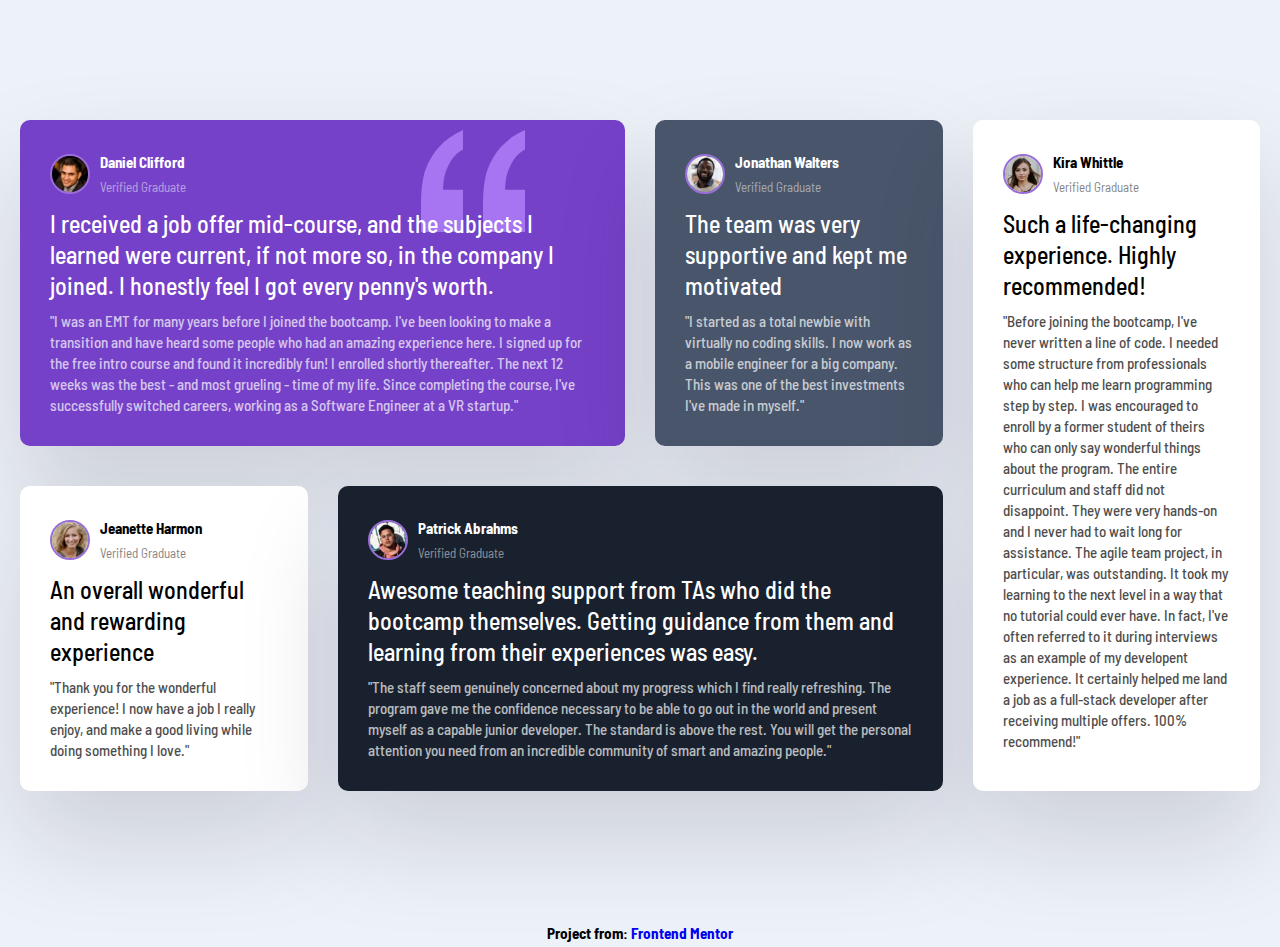
<file: project/index.html>
<!DOCTYPE html>
<html lang="en">
  <head>
    <meta charset="UTF-8" />
    <meta http-equiv="X-UA-Compatible" content="IE=edge" />
    <meta name="viewport" content="width=device-width, initial-scale=1.0" />
    <!-- link -->
    <link rel="stylesheet" href="/project/style/style.css" />
    <!-- google fonts -->
    <link
      href="https://fonts.googleapis.com/css2?family=Barlow+Semi+Condensed:wght@100;200;300;400;500;600;700;800;900&display=swap"
      rel="stylesheet"
    />
    <title>Testimonial</title>
  </head>
  <body>
    <!-- testimonials -->
    <div class="testimonials">
      <div class="card card--bg-purple">
        <header class="card__header">
          <img
            src="/project/images/image-daniel.jpg"
            alt="image"
            class="card__img"
          />
          <div>
            <h3>Daniel Clifford</h3>
            <p>Verified Graduate</p>
          </div>
        </header>
        <p class="card__lead">
          I received a job offer mid-course, and the subjects I learned were
          current, if not more so, in the company I joined. I honestly feel I
          got every penny's worth.
        </p>
        <p class="card__quote">
          "I was an EMT for many years before I joined the bootcamp. I've been
          looking to make a transition and have heard some people who had an
          amazing experience here. I signed up for the free intro course and
          found it incredibly fun! I enrolled shortly thereafter. The next 12
          weeks was the best - and most grueling - time of my life. Since
          completing the course, I've successfully switched careers, working as
          a Software Engineer at a VR startup."
        </p>
      </div>

      <div class="card card--bg-gray-blue">
        <header class="card__header">
          <img src="images/image-jonathan.jpg" class="card__img" alt="" />
          <div>
            <h3>Jonathan Walters</h3>
            <p>Verified Graduate</p>
          </div>
        </header>
        <p class="card__lead">
          The team was very supportive and kept me motivated
        </p>
        <p class="card__quote">
          "I started as a total newbie with virtually no coding skills. I now
          work as a mobile engineer for a big company. This was one of the best
          investments I've made in myself."
        </p>
      </div>

      <div class="card">
        <header class="card__header">
          <img src="images/image-jeanette.jpg" class="card__img" alt="" />
          <div>
            <h3>Jeanette Harmon</h3>
            <p>Verified Graduate</p>
          </div>
        </header>
        <p class="card__lead">An overall wonderful and rewarding experience</p>
        <p class="card__quote">
          "Thank you for the wonderful experience! I now have a job I really
          enjoy, and make a good living while doing something I love."
        </p>
      </div>

      <div class="card card--bg-black-blue">
        <header class="card__header">
          <img src="images/image-patrick.jpg" class="card__img" alt="" />
          <div>
            <h3>Patrick Abrahms</h3>
            <p>Verified Graduate</p>
          </div>
        </header>
        <p class="card__lead">
          Awesome teaching support from TAs who did the bootcamp themselves.
          Getting guidance from them and learning from their experiences was
          easy.
        </p>
        <p class="card__quote">
          "The staff seem genuinely concerned about my progress which I find
          really refreshing. The program gave me the confidence necessary to be
          able to go out in the world and present myself as a capable junior
          developer. The standard is above the rest. You will get the personal
          attention you need from an incredible community of smart and amazing
          people."
        </p>
      </div>

      <div class="card">
        <header class="card__header">
          <img src="images/image-kira.jpg" class="card__img" alt="" />
          <div>
            <h3>Kira Whittle</h3>
            <p>Verified Graduate</p>
          </div>
        </header>
        <p class="card__lead">
          Such a life-changing experience. Highly recommended!
        </p>
        <p class="card__quote">
          "Before joining the bootcamp, I've never written a line of code. I
          needed some structure from professionals who can help me learn
          programming step by step. I was encouraged to enroll by a former
          student of theirs who can only say wonderful things about the program.
          The entire curriculum and staff did not disappoint. They were very
          hands-on and I never had to wait long for assistance. The agile team
          project, in particular, was outstanding. It took my learning to the
          next level in a way that no tutorial could ever have. In fact, I've
          often referred to it during interviews as an example of my developent
          experience. It certainly helped me land a job as a full-stack
          developer after receiving multiple offers. 100% recommend!"
        </p>
      </div>
    </div>

    <!-- footer -->
    <footer>
      <h3>
        Project from:
        <a
          href="https://www.frontendmentor.io/challenges/testimonials-grid-section-Nnw6J7Un7"
          >Frontend Mentor</a
        >
      </h3>
    </footer>
  </body>
</html>
</file>
<file: project/style/style.css>
* {
  -webkit-box-sizing: border-box;
          box-sizing: border-box;
  margin: 0;
  padding: 0;
}

body {
  background: #edf2f8;
  font-size: 13px;
  font-family: "Barlow Semi Condensed", sans-serif;
  line-height: 1.7;
}

a {
  text-decoration: none;
}

.testimonials {
  max-width: 1440px;
  margin: 100px auto;
  padding: 20px;
  display: -ms-grid;
  display: grid;
  -ms-grid-columns: (1fr)[4];
      grid-template-columns: repeat(4, 1fr);
  gap: 30px;
}

@media (max-width: 768px) {
  .testimonials {
    -ms-grid-columns: 1fr;
        grid-template-columns: 1fr;
  }
}

.testimonials .card {
  background: #fff;
  border-radius: 10px;
  -webkit-box-shadow: 0px 48px 100px 0px rgba(17, 12, 46, 0.15);
          box-shadow: 0px 48px 100px 0px rgba(17, 12, 46, 0.15);
  margin-bottom: 10px;
  padding: 30px;
}

.testimonials .card:nth-of-type(1) {
  -ms-grid-column: 1;
  -ms-grid-column-span: 2;
  grid-column: 1 / 3;
}

@media (max-width: 768px) {
  .testimonials .card:nth-of-type(1) {
    -ms-grid-column: 1;
    grid-column: 1;
  }
}

.testimonials .card:nth-of-type(4) {
  -ms-grid-column: 2;
  -ms-grid-column-span: 2;
  grid-column: 2 / 4;
  -ms-grid-row: 2;
  grid-row: 2;
}

@media (max-width: 768px) {
  .testimonials .card:nth-of-type(4) {
    -ms-grid-column: 1;
    grid-column: 1;
    -ms-grid-row: 4;
    grid-row: 4;
  }
}

.testimonials .card:nth-of-type(5) {
  -ms-grid-column: 4;
  grid-column: 4;
  -ms-grid-row: 1;
  -ms-grid-row-span: 2;
  grid-row: 1 / 3;
}

@media (max-width: 768px) {
  .testimonials .card:nth-of-type(5) {
    -ms-grid-column: 1;
    grid-column: 1;
    -ms-grid-row: 5;
    grid-row: 5;
  }
}

.testimonials .card__header {
  display: -webkit-box;
  display: -ms-flexbox;
  display: flex;
  -webkit-box-align: center;
      -ms-flex-align: center;
          align-items: center;
  gap: 10px;
  margin-bottom: 10px;
}

.testimonials .card__header h3 {
  font-size: 15px;
}

.testimonials .card__header p {
  opacity: 50%;
}

.testimonials .card__img {
  height: 40px;
  width: 40px;
  border-radius: 50%;
  border: 2px solid #996ed9;
}

.testimonials .card__lead {
  font-size: 1.5rem;
  font-weight: 500;
  line-height: 1.3;
  margin-bottom: 10px;
}

.testimonials .card__quote {
  font-size: 15px;
  font-weight: 500;
  line-height: 1.4;
  opacity: 70%;
}

.testimonials .card--bg-purple {
  background: #7541c8 url(../images/bg-pattern-quotation.svg) no-repeat top 10px right 100px;
  color: #fff;
}

.testimonials .card--bg-gray-blue {
  background: #48556a;
  color: #fff;
}

.testimonials .card--bg-black-blue {
  background: #19212e;
  color: #fff;
}

footer {
  text-align: center;
}
/*# sourceMappingURL=style.css.map */
</file>
